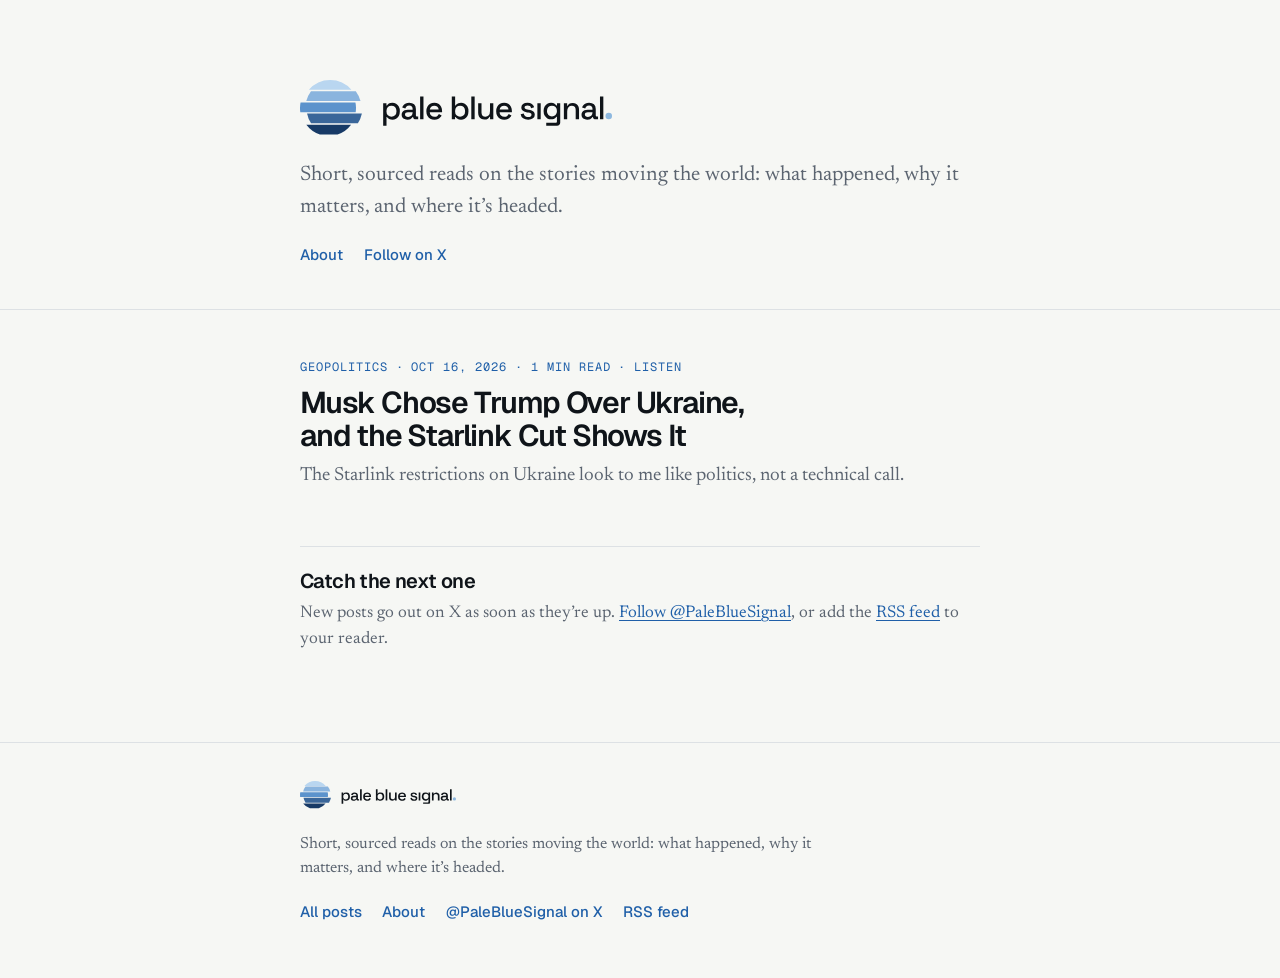
<file: index.html>
<!doctype html>
<html lang="en">
<head>
<meta charset="utf-8">
<meta name="viewport" content="width=device-width, initial-scale=1">
<title>Pale Blue Signal</title>
<meta name="description" content="Short, sourced reads on the stories moving the world: what happened, why it matters, and where it’s headed.">
<link rel="canonical" href="https://www.palebluesignal.com/">
<link rel="icon" href="/favicon.ico" sizes="32x32">
<link rel="icon" href="/assets/favicon-16.png" type="image/png" sizes="16x16">
<link rel="icon" href="/assets/favicon-32.png" type="image/png" sizes="32x32">
<link rel="icon" href="/assets/favicon-48.png" type="image/png" sizes="48x48">
<link rel="icon" href="/assets/favicon.svg" type="image/svg+xml">
<link rel="apple-touch-icon" href="/assets/apple-touch-icon-180.png" sizes="180x180">
<link rel="manifest" href="/site.webmanifest">
<link rel="alternate" type="application/rss+xml" title="Pale Blue Signal" href="https://www.palebluesignal.com/feed.xml">
<meta name="color-scheme" content="light dark">
<meta name="theme-color" content="#F6F7F4" media="(prefers-color-scheme: light)">
<meta name="theme-color" content="#0B0F14" media="(prefers-color-scheme: dark)">
<meta property="og:site_name" content="Pale Blue Signal">
<meta property="og:title" content="Pale Blue Signal">
<meta property="og:description" content="Short, sourced reads on the stories moving the world: what happened, why it matters, and where it’s headed.">
<meta property="og:url" content="https://www.palebluesignal.com/">
<meta property="og:type" content="website">
<meta property="og:image" content="https://www.palebluesignal.com/assets/og-default-1200x630.png">
<meta property="og:image:width" content="1200">
<meta property="og:image:height" content="630">
<meta property="og:image:alt" content="The Pale Blue Signal logo: a blue sphere cut into five shifted bands, beside the words pale blue signal.">
<meta name="twitter:image" content="https://www.palebluesignal.com/assets/og-default-1200x630.png">
<meta name="twitter:image:alt" content="The Pale Blue Signal logo: a blue sphere cut into five shifted bands, beside the words pale blue signal.">
<meta name="twitter:card" content="summary_large_image">
<meta name="twitter:site" content="@PaleBlueSignal">
<link rel="preconnect" href="https://fonts.googleapis.com">
<link rel="preconnect" href="https://fonts.gstatic.com" crossorigin>
<link rel="stylesheet" href="https://fonts.googleapis.com/css2?family=Geist:wght@500;600&family=Geist+Mono:wght@400;500&family=Newsreader:ital,opsz,wght@0,6..72,400;0,6..72,500;1,6..72,400;1,6..72,500&display=swap">
<link rel="stylesheet" href="/assets/site.css?v=ba4021fbe9">
<script type="application/ld+json">{"@context": "https://schema.org", "@type": "WebSite", "name": "Pale Blue Signal", "url": "https://www.palebluesignal.com/", "publisher": {"@type": "Organization", "name": "Pale Blue Signal", "url": "https://www.palebluesignal.com/", "logo": {"@type": "ImageObject", "url": "https://www.palebluesignal.com/assets/icon-512.png", "width": 512, "height": 512}}}</script>
<script src="/assets/site.js?v=ba4021fbe9" defer></script>
</head>
<body class="home-page">
<a class="skip" href="#main">Skip to content</a>
<header class="masthead">
  <div class="wrap">
    <h1 class="masthead-name"><span class="vh">Pale Blue Signal</span><span class="logo logo-lg"><span class="lockup"><img class="on-light" src="/assets/lockup-on-light.svg" alt="" width="961" height="172"><img class="on-dark" src="/assets/lockup-on-dark.svg" alt="" width="961" height="172"></span><img class="mark" src="/assets/mark.svg" alt="" width="172" height="172"></span></h1>
    <p class="tagline">Short, sourced reads on the stories moving the world: what happened, why it matters, and where it’s headed.</p>
    <nav class="nav masthead-nav" aria-label="Site">
      <a href="/about/">About</a>
<a href="https://x.com/PaleBlueSignal" rel="me noopener">Follow on X</a>    </nav>
  </div>
</header>
<main id="main">
<section class="list wrap" aria-label="Posts">
  <ol class="entries">
    <li class="entry">
      <article>
        <p class="meta"><span class="mi"><span class="m">Geopolitics</span></span> <span class="mi"><span class="sep" aria-hidden="true">·&nbsp;</span><time class="m" datetime="2026-10-16T07:26:11Z">Oct 16, 2026</time></span> <span class="mi"><span class="sep" aria-hidden="true">·&nbsp;</span><span class="m">1 min read</span></span> <span class="mi"><span class="sep" aria-hidden="true">·&nbsp;</span><span class="m">Listen</span></span></p>
        <h2 class="e-title"><a href="/posts/musk-chose-trump-over-ukraine-and-the-starlink-cut-shows-it/">Musk Chose Trump Over Ukraine, and the Starlink Cut Shows It</a></h2>
<p class="e-dek">The Starlink restrictions on Ukraine look to me like politics, not a technical call.</p>      </article>
    </li>
  </ol>
</section>
<section class="follow wrap" aria-labelledby="follow-h">
  <h2 id="follow-h">Catch the next one</h2>
  <p>New posts go out on X as soon as they’re up. <a href="https://x.com/PaleBlueSignal" rel="me noopener">Follow @PaleBlueSignal</a>, or add the <a href="/feed.xml">RSS feed</a> to your reader.</p>
</section>
</main>
<footer class="foot">
  <div class="wrap">
    <a class="brand" href="/" aria-label="Pale Blue Signal, home"><span class="logo logo-sm"><span class="lockup"><img class="on-light" src="/assets/lockup-on-light.svg" alt="" width="961" height="172"><img class="on-dark" src="/assets/lockup-on-dark.svg" alt="" width="961" height="172"></span><img class="mark" src="/assets/mark.svg" alt="" width="172" height="172"></span></a>
    <p class="foot-tag">Short, sourced reads on the stories moving the world: what happened, why it matters, and where it’s headed.</p>
    <ul class="foot-links">
      <li><a href="/">All posts</a></li>
      <li><a href="/about/">About</a></li>
<li><a href="https://x.com/PaleBlueSignal" rel="me noopener">@PaleBlueSignal on X</a></li>      <li><a href="/feed.xml">RSS feed</a></li>
    </ul>
  </div>
</footer>
</body>
</html>
</file>
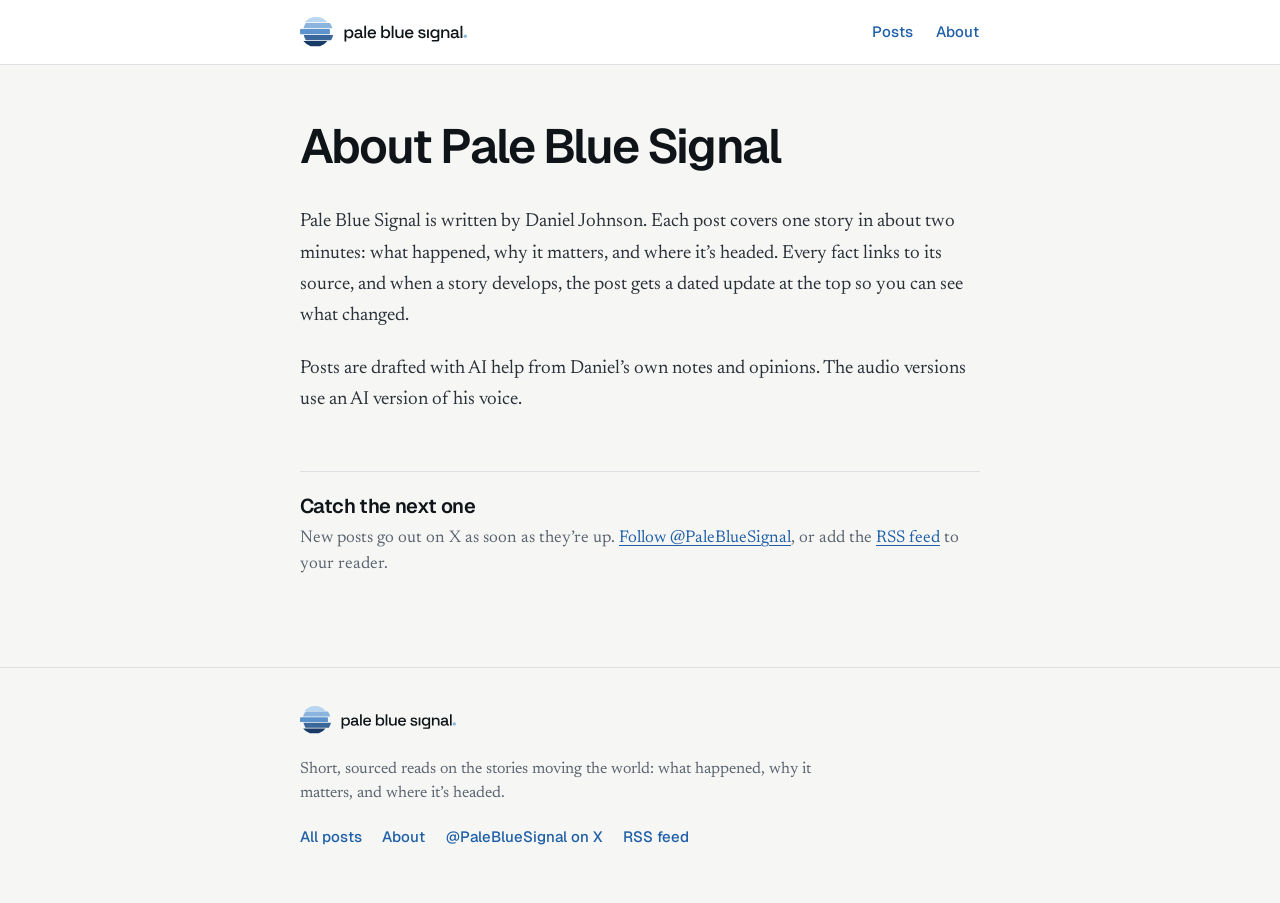
<file: about/index.html>
<!doctype html>
<html lang="en">
<head>
<meta charset="utf-8">
<meta name="viewport" content="width=device-width, initial-scale=1">
<title>About | Pale Blue Signal</title>
<meta name="description" content="Short, sourced reads on the stories moving the world: what happened, why it matters, and where it’s headed.">
<link rel="canonical" href="https://www.palebluesignal.com/about/">
<link rel="icon" href="/favicon.ico" sizes="32x32">
<link rel="icon" href="/assets/favicon-16.png" type="image/png" sizes="16x16">
<link rel="icon" href="/assets/favicon-32.png" type="image/png" sizes="32x32">
<link rel="icon" href="/assets/favicon-48.png" type="image/png" sizes="48x48">
<link rel="icon" href="/assets/favicon.svg" type="image/svg+xml">
<link rel="apple-touch-icon" href="/assets/apple-touch-icon-180.png" sizes="180x180">
<link rel="manifest" href="/site.webmanifest">
<link rel="alternate" type="application/rss+xml" title="Pale Blue Signal" href="https://www.palebluesignal.com/feed.xml">
<meta name="color-scheme" content="light dark">
<meta name="theme-color" content="#FFFFFF" media="(prefers-color-scheme: light)">
<meta name="theme-color" content="#121821" media="(prefers-color-scheme: dark)">
<meta property="og:site_name" content="Pale Blue Signal">
<meta property="og:title" content="About Pale Blue Signal">
<meta property="og:description" content="Short, sourced reads on the stories moving the world: what happened, why it matters, and where it’s headed.">
<meta property="og:url" content="https://www.palebluesignal.com/about/">
<meta property="og:type" content="website">
<meta property="og:image" content="https://www.palebluesignal.com/assets/og-default-1200x630.png">
<meta property="og:image:width" content="1200">
<meta property="og:image:height" content="630">
<meta property="og:image:alt" content="The Pale Blue Signal logo: a blue sphere cut into five shifted bands, beside the words pale blue signal.">
<meta name="twitter:image" content="https://www.palebluesignal.com/assets/og-default-1200x630.png">
<meta name="twitter:image:alt" content="The Pale Blue Signal logo: a blue sphere cut into five shifted bands, beside the words pale blue signal.">
<meta name="twitter:card" content="summary_large_image">
<meta name="twitter:site" content="@PaleBlueSignal">
<link rel="preconnect" href="https://fonts.googleapis.com">
<link rel="preconnect" href="https://fonts.gstatic.com" crossorigin>
<link rel="stylesheet" href="https://fonts.googleapis.com/css2?family=Geist:wght@500;600&family=Geist+Mono:wght@400;500&family=Newsreader:ital,opsz,wght@0,6..72,400;0,6..72,500;1,6..72,400;1,6..72,500&display=swap">
<link rel="stylesheet" href="/assets/site.css?v=ba4021fbe9">
<script src="/assets/site.js?v=ba4021fbe9" defer></script>
</head>
<body class="about-page">
<a class="skip" href="#main">Skip to content</a>
<header class="bar">
  <div class="wrap bar-in">
    <a class="brand" href="/" aria-label="Pale Blue Signal, home"><span class="logo"><span class="lockup"><img class="on-light" src="/assets/lockup-on-light.svg" alt="" width="961" height="172"><img class="on-dark" src="/assets/lockup-on-dark.svg" alt="" width="961" height="172"></span><img class="mark" src="/assets/mark.svg" alt="" width="172" height="172"></span></a>
    <nav class="nav" aria-label="Site"><a href="/">Posts</a><a href="/about/">About</a></nav>
  </div>
</header>
<main id="main">
<article class="page wrap">
  <h1>About Pale Blue Signal</h1>
  <p>Pale Blue Signal is written by Daniel Johnson. Each post covers one story in about two minutes: what happened, why it matters, and where it’s headed. Every fact links to its source, and when a story develops, the post gets a dated update at the top so you can see what changed.</p>
  <p>Posts are drafted with AI help from Daniel’s own notes and opinions. The audio versions use an AI version of his voice.</p>
</article>
<section class="follow wrap" aria-labelledby="follow-h">
  <h2 id="follow-h">Catch the next one</h2>
  <p>New posts go out on X as soon as they’re up. <a href="https://x.com/PaleBlueSignal" rel="me noopener">Follow @PaleBlueSignal</a>, or add the <a href="/feed.xml">RSS feed</a> to your reader.</p>
</section>
</main>
<footer class="foot">
  <div class="wrap">
    <a class="brand" href="/" aria-label="Pale Blue Signal, home"><span class="logo logo-sm"><span class="lockup"><img class="on-light" src="/assets/lockup-on-light.svg" alt="" width="961" height="172"><img class="on-dark" src="/assets/lockup-on-dark.svg" alt="" width="961" height="172"></span><img class="mark" src="/assets/mark.svg" alt="" width="172" height="172"></span></a>
    <p class="foot-tag">Short, sourced reads on the stories moving the world: what happened, why it matters, and where it’s headed.</p>
    <ul class="foot-links">
      <li><a href="/">All posts</a></li>
      <li><a href="/about/">About</a></li>
<li><a href="https://x.com/PaleBlueSignal" rel="me noopener">@PaleBlueSignal on X</a></li>      <li><a href="/feed.xml">RSS feed</a></li>
    </ul>
  </div>
</footer>
</body>
</html>
</file>
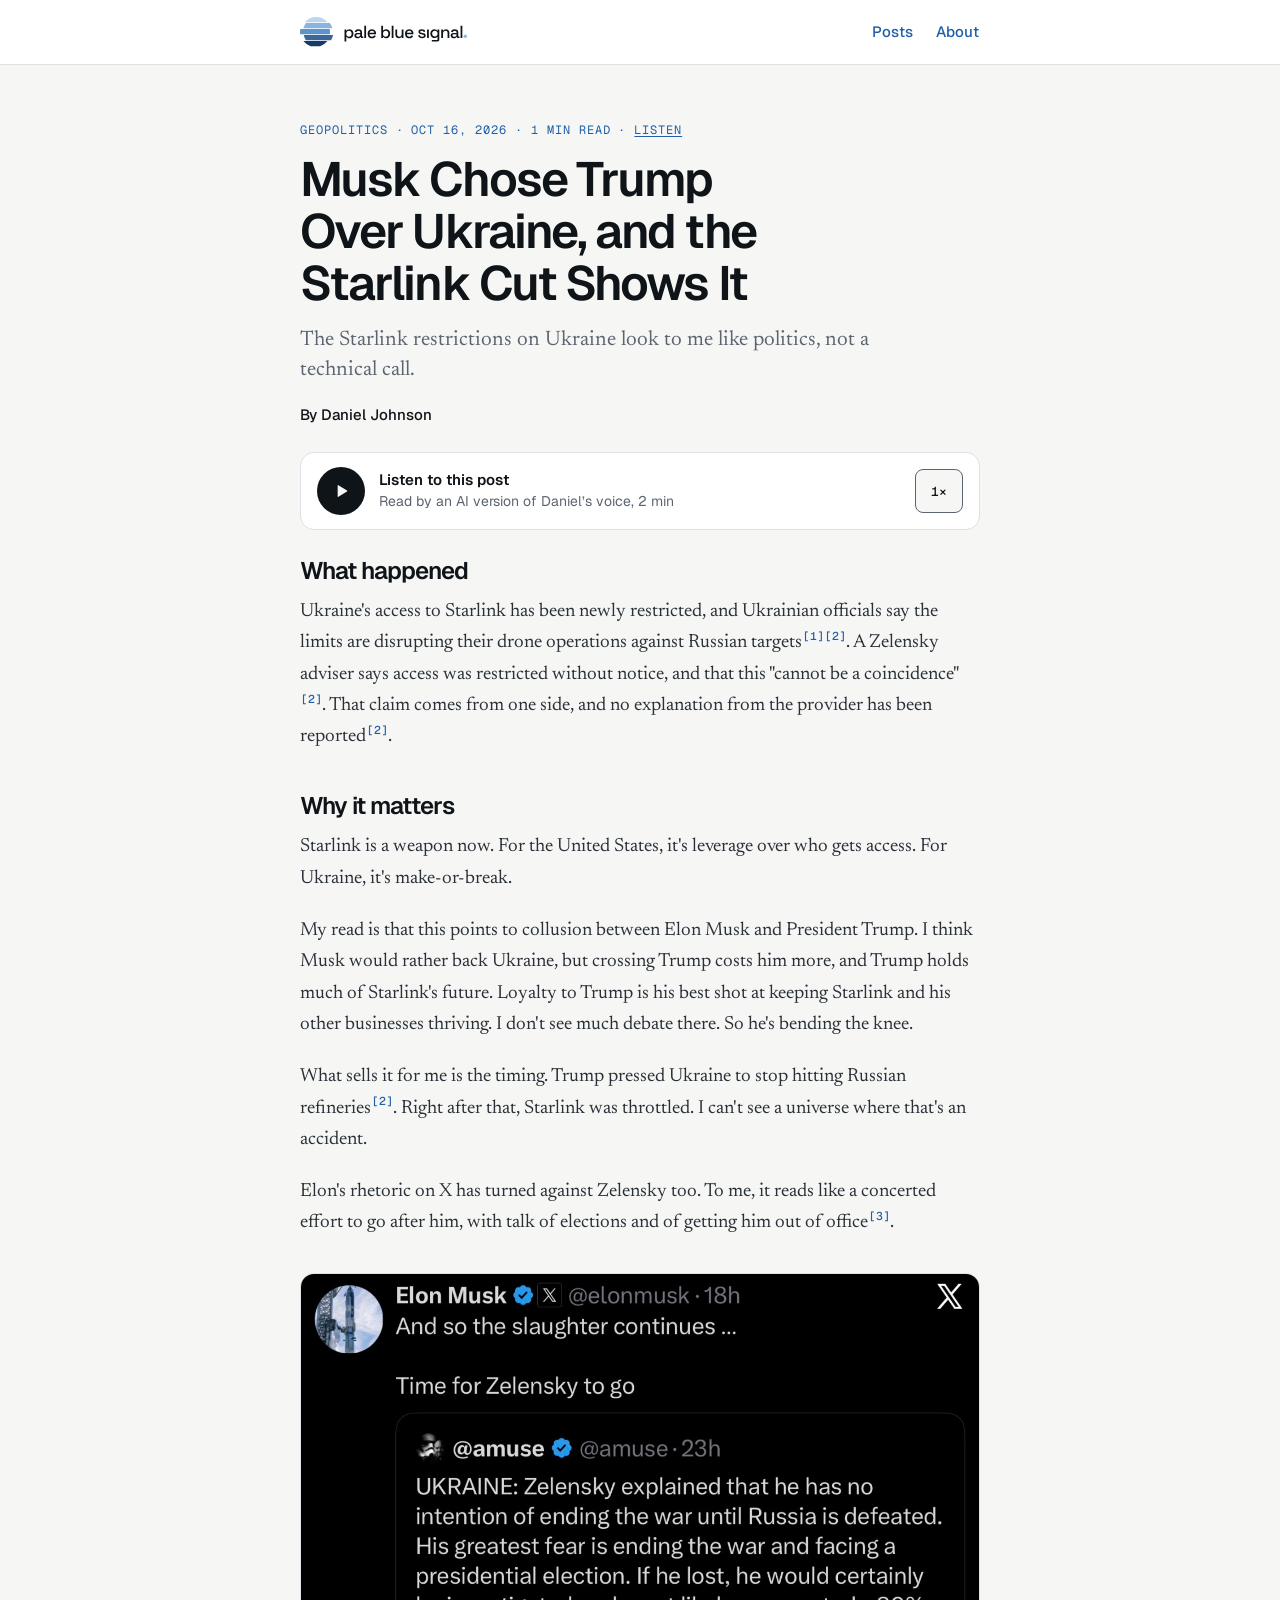
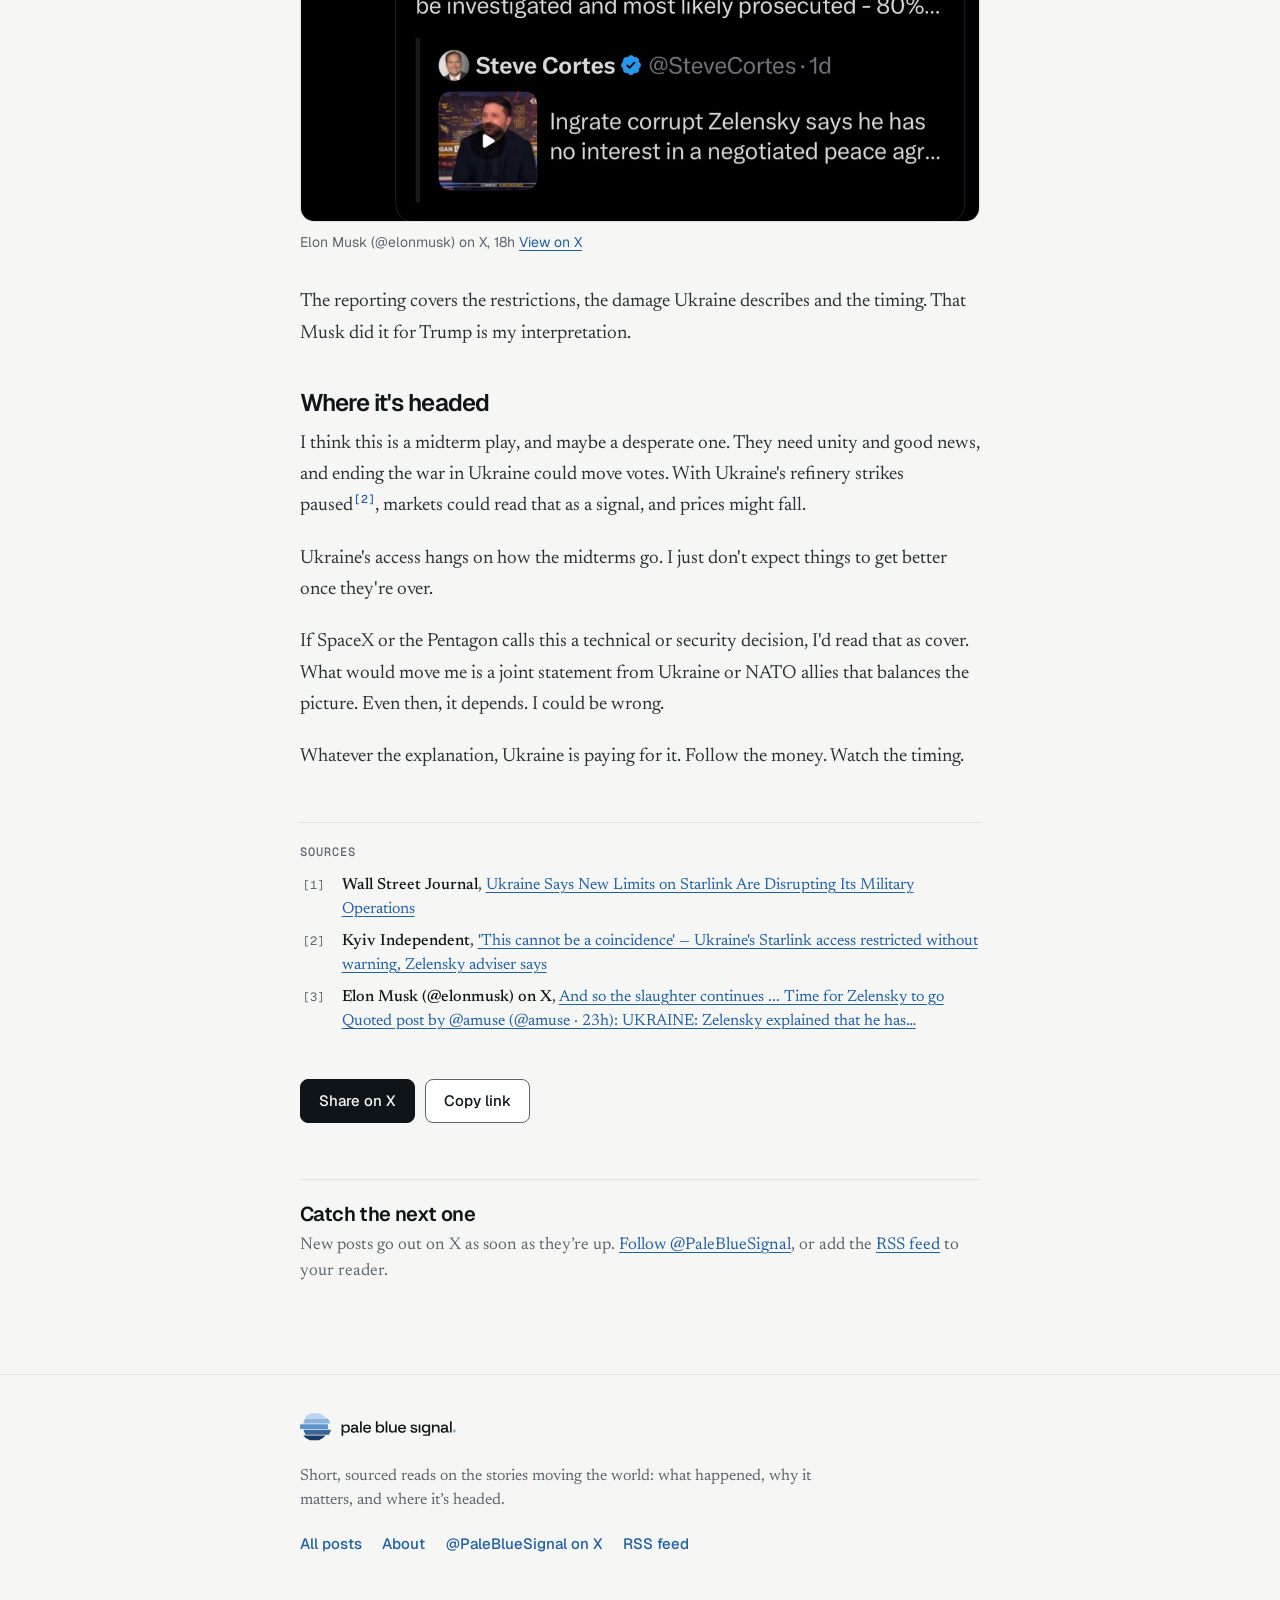
<file: posts/musk-chose-trump-over-ukraine-and-the-starlink-cut-shows-it/index.html>
<!doctype html>
<html lang="en">
<head>
<meta charset="utf-8">
<meta name="viewport" content="width=device-width, initial-scale=1">
<title>Musk Chose Trump Over Ukraine, and the Starlink Cut Shows It | Pale Blue Signal</title>
<meta name="description" content="The Starlink restrictions on Ukraine look to me like politics, not a technical call.">
<link rel="canonical" href="https://www.palebluesignal.com/posts/musk-chose-trump-over-ukraine-and-the-starlink-cut-shows-it/">
<link rel="icon" href="/favicon.ico" sizes="32x32">
<link rel="icon" href="/assets/favicon-16.png" type="image/png" sizes="16x16">
<link rel="icon" href="/assets/favicon-32.png" type="image/png" sizes="32x32">
<link rel="icon" href="/assets/favicon-48.png" type="image/png" sizes="48x48">
<link rel="icon" href="/assets/favicon.svg" type="image/svg+xml">
<link rel="apple-touch-icon" href="/assets/apple-touch-icon-180.png" sizes="180x180">
<link rel="manifest" href="/site.webmanifest">
<link rel="alternate" type="application/rss+xml" title="Pale Blue Signal" href="https://www.palebluesignal.com/feed.xml">
<meta name="color-scheme" content="light dark">
<meta name="theme-color" content="#FFFFFF" media="(prefers-color-scheme: light)">
<meta name="theme-color" content="#121821" media="(prefers-color-scheme: dark)">
<meta property="og:site_name" content="Pale Blue Signal">
<meta property="og:title" content="Musk Chose Trump Over Ukraine, and the Starlink Cut Shows It">
<meta property="og:description" content="The Starlink restrictions on Ukraine look to me like politics, not a technical call.">
<meta property="og:url" content="https://www.palebluesignal.com/posts/musk-chose-trump-over-ukraine-and-the-starlink-cut-shows-it/">
<meta property="og:type" content="article">
<meta property="og:image" content="https://www.palebluesignal.com/media/67b881753aba2c538ec1.jpg">
<meta property="og:image:width" content="1200">
<meta property="og:image:height" content="968">
<meta property="og:image:alt" content="A post by Elon Musk on X saying &#39;And so the slaughter continues ... Time for Zelensky to go&#39;, quoting a post by @amuse about Zelensky and the war, which itself quotes a Steve Cortes post with a video thumbnail.">
<meta name="twitter:image" content="https://www.palebluesignal.com/media/67b881753aba2c538ec1.jpg">
<meta name="twitter:image:alt" content="A post by Elon Musk on X saying &#39;And so the slaughter continues ... Time for Zelensky to go&#39;, quoting a post by @amuse about Zelensky and the war, which itself quotes a Steve Cortes post with a video thumbnail.">
<meta name="twitter:card" content="summary_large_image">
<meta name="twitter:site" content="@PaleBlueSignal">
<link rel="preconnect" href="https://fonts.googleapis.com">
<link rel="preconnect" href="https://fonts.gstatic.com" crossorigin>
<link rel="stylesheet" href="https://fonts.googleapis.com/css2?family=Geist:wght@500;600&family=Geist+Mono:wght@400;500&family=Newsreader:ital,opsz,wght@0,6..72,400;0,6..72,500;1,6..72,400;1,6..72,500&display=swap">
<link rel="stylesheet" href="/assets/site.css?v=ba4021fbe9">
<script type="application/ld+json">{"@context": "https://schema.org", "@type": "NewsArticle", "headline": "Musk Chose Trump Over Ukraine, and the Starlink Cut Shows It", "description": "The Starlink restrictions on Ukraine look to me like politics, not a technical call.", "datePublished": "2026-10-16T07:26:11Z", "dateModified": "2026-10-16T07:26:11Z", "author": {"@type": "Person", "name": "Daniel Johnson"}, "publisher": {"@type": "Organization", "name": "Pale Blue Signal", "url": "https://www.palebluesignal.com/", "logo": {"@type": "ImageObject", "url": "https://www.palebluesignal.com/assets/icon-512.png", "width": 512, "height": 512}}, "mainEntityOfPage": "https://www.palebluesignal.com/posts/musk-chose-trump-over-ukraine-and-the-starlink-cut-shows-it/", "image": ["https://www.palebluesignal.com/media/67b881753aba2c538ec1.jpg"], "articleSection": "Geopolitics"}</script>
<script src="/assets/site.js?v=ba4021fbe9" defer></script>
</head>
<body class="post-page">
<a class="skip" href="#main">Skip to content</a>
<header class="bar">
  <div class="wrap bar-in">
    <a class="brand" href="/" aria-label="Pale Blue Signal, home"><span class="logo"><span class="lockup"><img class="on-light" src="/assets/lockup-on-light.svg" alt="" width="961" height="172"><img class="on-dark" src="/assets/lockup-on-dark.svg" alt="" width="961" height="172"></span><img class="mark" src="/assets/mark.svg" alt="" width="172" height="172"></span></a>
    <nav class="nav" aria-label="Site"><a href="/">Posts</a><a href="/about/">About</a></nav>
  </div>
</header>
<main id="main">
<article class="post wrap" data-slug="musk-chose-trump-over-ukraine-and-the-starlink-cut-shows-it">
  <header class="post-head">
    <p class="meta"><span class="mi"><span class="m">Geopolitics</span></span> <span class="mi"><span class="sep" aria-hidden="true">·&nbsp;</span><time class="m" datetime="2026-10-16T07:26:11Z">Oct 16, 2026</time></span> <span class="mi"><span class="sep" aria-hidden="true">·&nbsp;</span><span class="m">1 min read</span></span> <span class="mi"><span class="sep" aria-hidden="true">·&nbsp;</span><a class="m" href="#listen">Listen</a></span></p>
    <h1>Musk Chose Trump Over Ukraine, and the Starlink Cut Shows It</h1>
<p class="dek">The Starlink restrictions on Ukraine look to me like politics, not a technical call.</p>    <p class="byline">By Daniel Johnson</p>
  </header>

  <div class="listen" id="listen" data-mode="file" data-src="/audio/musk-chose-trump-over-ukraine-and-the-starlink-cut-shows-it-405605dcec.mp3" data-seconds="145.0" hidden>
    <button class="l-play" type="button" aria-label="Play">
      <svg class="i-play" viewBox="0 0 24 24" aria-hidden="true"><path d="M8 5.5v13a.6.6 0 0 0 .9.5l10.3-6.5a.6.6 0 0 0 0-1L8.9 5a.6.6 0 0 0-.9.5z"/></svg>
      <svg class="i-pause" viewBox="0 0 24 24" aria-hidden="true"><rect x="6.5" y="5" width="3.8" height="14" rx="1"/><rect x="13.7" y="5" width="3.8" height="14" rx="1"/></svg>
    </button>
    <span class="l-text">
      <span class="l-title">Listen to this post</span>
      <span class="l-sub">Read by an AI version of Daniel’s voice, 2 min</span>
    </span>
    <button class="l-speed" type="button" aria-label="Reading speed, 1 times">1×</button>
    <span class="l-bar" aria-hidden="true"><span></span></span>
  </div>
<noscript><audio class="plain-audio" controls preload="none" src="/audio/musk-chose-trump-over-ukraine-and-the-starlink-cut-shows-it-405605dcec.mp3"></audio></noscript>

  <div class="post-body">
<h2>What happened</h2><p>Ukraine&#x27;s access to Starlink has been newly restricted, and Ukrainian officials say the limits are disrupting their drone operations against Russian targets<sup class="cite"><a href="https://www.wsj.com/world/europe/ukraine-says-new-starlink-speed-limit-is-disrupting-its-attacks-79225e19?mod=rss_worldnews" title="Wall Street Journal: Ukraine Says New Limits on Starlink Are Disrupting Its Military Operations" rel="noopener">[1]</a></sup><sup class="cite"><a href="https://kyivindependent.com/this-cannot-be-a-coincidence-ukraines-starlink-access-restricted-without-warning-zelensky-adviser-says/" title="Kyiv Independent: &#x27;This cannot be a coincidence&#x27; — Ukraine&#x27;s Starlink access restricted without warning, Zelensky adviser says" rel="noopener">[2]</a></sup>. A Zelensky adviser says access was restricted without notice, and that this &quot;cannot be a coincidence&quot;<sup class="cite"><a href="https://kyivindependent.com/this-cannot-be-a-coincidence-ukraines-starlink-access-restricted-without-warning-zelensky-adviser-says/" title="Kyiv Independent: &#x27;This cannot be a coincidence&#x27; — Ukraine&#x27;s Starlink access restricted without warning, Zelensky adviser says" rel="noopener">[2]</a></sup>. That claim comes from one side, and no explanation from the provider has been reported<sup class="cite"><a href="https://kyivindependent.com/this-cannot-be-a-coincidence-ukraines-starlink-access-restricted-without-warning-zelensky-adviser-says/" title="Kyiv Independent: &#x27;This cannot be a coincidence&#x27; — Ukraine&#x27;s Starlink access restricted without warning, Zelensky adviser says" rel="noopener">[2]</a></sup>.</p><h2>Why it matters</h2><p>Starlink is a weapon now. For the United States, it&#x27;s leverage over who gets access. For Ukraine, it&#x27;s make-or-break.</p><p>My read is that this points to collusion between Elon Musk and President Trump. I think Musk would rather back Ukraine, but crossing Trump costs him more, and Trump holds much of Starlink&#x27;s future. Loyalty to Trump is his best shot at keeping Starlink and his other businesses thriving. I don&#x27;t see much debate there. So he&#x27;s bending the knee.</p><p>What sells it for me is the timing. Trump pressed Ukraine to stop hitting Russian refineries<sup class="cite"><a href="https://kyivindependent.com/this-cannot-be-a-coincidence-ukraines-starlink-access-restricted-without-warning-zelensky-adviser-says/" title="Kyiv Independent: &#x27;This cannot be a coincidence&#x27; — Ukraine&#x27;s Starlink access restricted without warning, Zelensky adviser says" rel="noopener">[2]</a></sup>. Right after that, Starlink was throttled. I can&#x27;t see a universe where that&#x27;s an accident.</p><p>Elon&#x27;s rhetoric on X has turned against Zelensky too. To me, it reads like a concerted effort to go after him, with talk of elections and of getting him out of office<sup class="cite"><a href="https://x.com/elonmusk/status/2110557192650641827?s=46" title="Elon Musk (@elonmusk) on X: And so the slaughter continues ...

Time for Zelensky to go

Quoted post by @amuse (@amuse · 23h):
UKRAINE: Zelensky explained that he has…" rel="noopener">[3]</a></sup>.</p><figure class="shot" data-say="Elon Musk (@elonmusk) posted on X: And so the slaughter continues ... Time for Zelensky to go Quoted post by @amuse (@amuse · 23h): UKRAINE: Zelensky explained that he has no intention of ending the war until Russia is defeated. His greatest fear is ending the war and facing a presidential election. If he lost, he would certainly be investigated and most likely prosecuted - 80%... Quoted post by Steve Cortes (@SteveCortes · 1d): Ingrate corrupt Zelensky says he has no interest in a negotiated peace agr..."><img src="/media/67b881753aba2c538ec1.jpg" alt="A post by Elon Musk on X saying &#x27;And so the slaughter continues ... Time for Zelensky to go&#x27;, quoting a post by @amuse about Zelensky and the war, which itself quotes a Steve Cortes post with a video thumbnail." width="1200" height="968" loading="lazy" decoding="async"><figcaption>Elon Musk (@elonmusk) on X, 18h <a href="https://x.com/elonmusk/status/2110557192650641827?s=46" rel="noopener">View on X</a></figcaption></figure><p>The reporting covers the restrictions, the damage Ukraine describes and the timing. That Musk did it for Trump is my interpretation.</p><h2>Where it&#x27;s headed</h2><p>I think this is a midterm play, and maybe a desperate one. They need unity and good news, and ending the war in Ukraine could move votes. With Ukraine&#x27;s refinery strikes paused<sup class="cite"><a href="https://kyivindependent.com/this-cannot-be-a-coincidence-ukraines-starlink-access-restricted-without-warning-zelensky-adviser-says/" title="Kyiv Independent: &#x27;This cannot be a coincidence&#x27; — Ukraine&#x27;s Starlink access restricted without warning, Zelensky adviser says" rel="noopener">[2]</a></sup>, markets could read that as a signal, and prices might fall.</p><p>Ukraine&#x27;s access hangs on how the midterms go. I just don&#x27;t expect things to get better once they&#x27;re over.</p><p>If SpaceX or the Pentagon calls this a technical or security decision, I&#x27;d read that as cover. What would move me is a joint statement from Ukraine or NATO allies that balances the picture. Even then, it depends. I could be wrong.</p><p>Whatever the explanation, Ukraine is paying for it. Follow the money. Watch the timing.</p>
  </div>

  <section class="sources" aria-labelledby="sources-h">
    <h2 id="sources-h" class="label">Sources</h2>
    <ol>
      <li value="1"><span class="s-outlet">Wall Street Journal</span>, <a href="https://www.wsj.com/world/europe/ukraine-says-new-starlink-speed-limit-is-disrupting-its-attacks-79225e19?mod=rss_worldnews" rel="noopener">Ukraine Says New Limits on Starlink Are Disrupting Its Military Operations</a></li>
      <li value="2"><span class="s-outlet">Kyiv Independent</span>, <a href="https://kyivindependent.com/this-cannot-be-a-coincidence-ukraines-starlink-access-restricted-without-warning-zelensky-adviser-says/" rel="noopener">&#39;This cannot be a coincidence&#39; — Ukraine&#39;s Starlink access restricted without warning, Zelensky adviser says</a></li>
      <li value="3"><span class="s-outlet">Elon Musk (@elonmusk) on X</span>, <a href="https://x.com/elonmusk/status/2110557192650641827?s=46" rel="noopener">And so the slaughter continues ...

Time for Zelensky to go

Quoted post by @amuse (@amuse · 23h):
UKRAINE: Zelensky explained that he has…</a></li>
    </ol>
  </section>

  <div class="share">
    <a class="btn primary" href="https://twitter.com/intent/tweet?text=Musk+Chose+Trump+Over+Ukraine%2C+and+the+Starlink+Cut+Shows+It&amp;url=https%3A%2F%2Fwww.palebluesignal.com%2Fposts%2Fmusk-chose-trump-over-ukraine-and-the-starlink-cut-shows-it%2F&amp;via=PaleBlueSignal" target="_blank" rel="noopener">Share on X</a>
    <button class="btn copy-link" type="button" data-url="https://www.palebluesignal.com/posts/musk-chose-trump-over-ukraine-and-the-starlink-cut-shows-it/">Copy link</button>
  </div>
</article>
<section class="follow wrap" aria-labelledby="follow-h">
  <h2 id="follow-h">Catch the next one</h2>
  <p>New posts go out on X as soon as they’re up. <a href="https://x.com/PaleBlueSignal" rel="me noopener">Follow @PaleBlueSignal</a>, or add the <a href="/feed.xml">RSS feed</a> to your reader.</p>
</section>
</main>
<footer class="foot">
  <div class="wrap">
    <a class="brand" href="/" aria-label="Pale Blue Signal, home"><span class="logo logo-sm"><span class="lockup"><img class="on-light" src="/assets/lockup-on-light.svg" alt="" width="961" height="172"><img class="on-dark" src="/assets/lockup-on-dark.svg" alt="" width="961" height="172"></span><img class="mark" src="/assets/mark.svg" alt="" width="172" height="172"></span></a>
    <p class="foot-tag">Short, sourced reads on the stories moving the world: what happened, why it matters, and where it’s headed.</p>
    <ul class="foot-links">
      <li><a href="/">All posts</a></li>
      <li><a href="/about/">About</a></li>
<li><a href="https://x.com/PaleBlueSignal" rel="me noopener">@PaleBlueSignal on X</a></li>      <li><a href="/feed.xml">RSS feed</a></li>
    </ul>
  </div>
</footer>
</body>
</html>
</file>
<file: assets/site.css>
/* Pale Blue Signal
   Brand kit: pale-blue-signal-brand (BRAND.md, tokens/tokens.css). Ink on paper, generous
   whitespace. Blue appears only in the mark, links, the meta line and the wordmark's period.
   Type: Geist for headlines and UI, Newsreader for reading, Geist Mono for the meta line and
   labels. The logo is the kit's outlined SVG; its typeface lives only inside those files. */

/* ── Tokens, copied from the brand kit's tokens/tokens.css ─────────────── */
:root {
  --pbs-paper: #F6F7F4;
  --pbs-surface: #FFFFFF;
  --pbs-ink: #0F1419;
  --pbs-body: #2A3038;
  --pbs-graphite: #5B6470;
  --pbs-rule: #DDE1E4;
  --pbs-link: #1F5FA8;
  --pbs-dot: #8DB8DF;

  --pbs-font-display: "Geist", ui-sans-serif, system-ui, sans-serif;
  --pbs-font-body: "Newsreader", Georgia, "Times New Roman", serif;
  --pbs-font-mono: "Geist Mono", ui-monospace, "SF Mono", monospace;

  --pbs-text-meta: 12px;
  --pbs-text-ui: 15px;
  --pbs-text-body: 19px;
  --pbs-text-dek: 21px;
  --pbs-text-h3: 24px;
  --pbs-text-h2: 32px;
  --pbs-text-h1: clamp(34px, 5vw, 48px);
  --pbs-text-display: clamp(40px, 7vw, 64px);

  --pbs-tracking-display: -0.04em;
  --pbs-tracking-meta: 0.08em;
  --pbs-leading-body: 1.65;
  --pbs-leading-head: 1.08;

  --pbs-radius-sm: 8px;
  --pbs-radius-md: 14px;
  --pbs-radius-lg: 20px;
  --pbs-measure: 68ch;
  --pbs-page-max: 1200px;
}
@media (prefers-color-scheme: dark) {
  :root:not([data-theme="light"]) {
    --pbs-paper: #0B0F14;
    --pbs-surface: #121821;
    --pbs-ink: #E8EDF2;
    --pbs-body: #C5CDD6;
    --pbs-graphite: #8C96A3;
    --pbs-rule: #232B36;
    --pbs-link: #8DB8DF;
  }
}
:root[data-theme="dark"] {
  --pbs-paper: #0B0F14;
  --pbs-surface: #121821;
  --pbs-ink: #E8EDF2;
  --pbs-body: #C5CDD6;
  --pbs-graphite: #8C96A3;
  --pbs-rule: #232B36;
  --pbs-link: #8DB8DF;
}

/* ── The page ──────────────────────────────────────────────────────────── */
:root { --gutter: 16px; color-scheme: light dark; }
:root[data-theme="light"] { color-scheme: light; }
:root[data-theme="dark"] { color-scheme: dark; }
@media (min-width: 760px) { :root { --gutter: 32px; } }

* { box-sizing: border-box; }
html { -webkit-text-size-adjust: 100%; background: var(--pbs-paper); }
body {
  margin: 0;
  background: var(--pbs-paper);
  color: var(--pbs-body);
  font: 400 var(--pbs-text-body)/var(--pbs-leading-body) var(--pbs-font-body);
  font-optical-sizing: auto;
  -webkit-font-smoothing: antialiased;
  text-rendering: optimizeLegibility;
  overflow-wrap: break-word;
}
a { color: var(--pbs-link); text-decoration-thickness: 1px; text-underline-offset: .18em; }
a:hover { color: var(--pbs-ink); text-decoration-thickness: 2px; }
:focus-visible { outline: 2px solid var(--pbs-link); outline-offset: 3px; border-radius: 4px; }
img { max-width: 100%; }
.vh {
  position: absolute; width: 1px; height: 1px; margin: -1px; padding: 0; border: 0;
  overflow: hidden; clip: rect(0 0 0 0); white-space: nowrap;
}

/* One reading column, about 68 characters of the essay face wide */
.wrap {
  width: 100%;
  max-width: calc(var(--pbs-measure) + 2 * var(--gutter));
  margin-inline: auto;
  padding-inline: var(--gutter);
  font-family: var(--pbs-font-body);
  font-size: var(--pbs-text-body);
}

.skip {
  position: absolute; left: -9999px; top: 10px; z-index: 10;
  padding: 12px 16px; border-radius: var(--pbs-radius-sm);
  background: var(--pbs-ink); color: var(--pbs-paper);
  font: 500 var(--pbs-text-ui)/1 var(--pbs-font-display); text-decoration: none;
}
.skip:focus { left: 12px; }
.skip:hover { color: var(--pbs-paper); }

/* ── The logo: light or dark lockup by theme; the mark alone where the lockup
   would be under its 120px minimum. Clear space: at least one band (a fifth of the mark).
   The logo never shrinks or stretches: it keeps the file's own proportions. */
.brand { display: inline-flex; align-items: center; min-width: 44px; min-height: 44px; padding: 6px 0; text-decoration: none; }
.logo { --logo-h: 30px; display: inline-flex; align-items: center; }
.logo-sm { --logo-h: 28px; }
.logo-lg { --logo-h: clamp(40px, 10vw, 56px); }
.logo .lockup { display: inline-flex; }
.logo img { display: block; width: auto; max-width: none; height: var(--logo-h); }
.logo .on-dark, .logo .mark { display: none; }
@media (prefers-color-scheme: dark) {
  :root:not([data-theme="light"]) .logo .on-light { display: none; }
  :root:not([data-theme="light"]) .logo .on-dark { display: block; }
}
:root[data-theme="dark"] .logo .on-light { display: none; }
:root[data-theme="dark"] .logo .on-dark { display: block; }
@media (max-width: 299px) {
  .logo .lockup { display: none; }
  .logo .mark { display: block; }
}
/* The top bar: the mark alone once the lockup and the links no longer fit side by side */
@media (max-width: 339px) {
  .bar .logo .lockup { display: none; }
  .bar .logo .mark { display: block; }
}

/* ── Top bar on every page but the home page ───────────────────────────── */
.bar { border-bottom: 1px solid var(--pbs-rule); background: var(--pbs-surface); }
.bar-in { display: flex; align-items: center; justify-content: space-between; gap: 8px 20px; padding-block: 10px; }
.bar-in .brand { flex: none; }
.nav { display: flex; flex-wrap: wrap; gap: 0 20px; font: 500 var(--pbs-text-ui)/1.2 var(--pbs-font-display); }
.nav a, .foot-links a {
  display: inline-flex; align-items: center; min-width: 44px; min-height: 44px; padding: 0;
  color: var(--pbs-link); text-decoration: none;
}
.nav a:hover { color: var(--pbs-ink); text-decoration: underline; }

/* ── Home: the lockup and the tagline on the plain page ───────────────── */
.masthead { border-bottom: 1px solid var(--pbs-rule); }
.masthead .wrap { padding-block: clamp(44px, 10vw, 80px) clamp(20px, 4vw, 32px); }
.masthead-name { margin: 0; line-height: 0; }
.tagline {
  max-width: 34em; margin: 24px 0 0;
  color: var(--pbs-graphite);
  font: 400 clamp(19px, 2.4vw, 21px)/1.5 var(--pbs-font-body);
  text-wrap: pretty;
}
.masthead-nav { margin-top: 10px; }

/* ── Home: the list of posts ───────────────────────────────────────────── */
.list { padding-top: clamp(28px, 6vw, 48px); }
.entries { list-style: none; margin: 0; padding: 0; }
.entry { position: relative; padding-block: 26px; border-top: 1px solid var(--pbs-rule); }
.entry:first-child { padding-top: 0; border-top: 0; }
.entry:last-child { padding-bottom: 0; }
.entry .meta { margin-bottom: 10px; }
.e-title {
  margin: 0; color: var(--pbs-ink);
  font: 600 clamp(24px, 3.4vw, 30px)/var(--pbs-leading-head) var(--pbs-font-display);
  letter-spacing: var(--pbs-tracking-display);
  text-wrap: balance;
}
.e-title a { color: inherit; text-decoration: none; }
.e-title a::after { content: ""; position: absolute; inset: 0; }
.entry:hover .e-title a, .e-title a:focus-visible { text-decoration: underline; text-decoration-thickness: 2px; text-underline-offset: .12em; }
.e-dek { margin: 10px 0 0; color: var(--pbs-graphite); font: 400 var(--pbs-text-body)/1.5 var(--pbs-font-body); text-wrap: pretty; }
.empty { margin: 0; color: var(--pbs-graphite); }

/* ── The meta line: TOPIC · DATE · N MIN READ ──────────────────────────── */
.meta {
  margin: 0 0 14px;
  color: var(--pbs-link);
  font: 400 var(--pbs-text-meta)/1.6 var(--pbs-font-mono);
  letter-spacing: var(--pbs-tracking-meta);
  text-transform: uppercase;
}
.meta .mi { white-space: nowrap; }
.meta a { color: inherit; }
.meta a:hover { color: var(--pbs-ink); }

/* ── A post ────────────────────────────────────────────────────────────── */
.post { padding-top: clamp(28px, 6vw, 56px); }
.post h1 {
  margin: 0; color: var(--pbs-ink);
  font: 600 var(--pbs-text-h1)/var(--pbs-leading-head) var(--pbs-font-display);
  letter-spacing: var(--pbs-tracking-display);
  text-wrap: balance;
}
.dek {
  margin: 16px 0 0; color: var(--pbs-graphite);
  font: 400 clamp(19px, 2.6vw, 21px)/1.45 var(--pbs-font-body);
  text-wrap: pretty;
}
.byline { margin: 18px 0 0; color: var(--pbs-ink); font: 500 var(--pbs-text-ui)/1.3 var(--pbs-font-display); }

/* Listen */
.listen {
  display: grid; grid-template-columns: auto 1fr auto; align-items: center; gap: 12px 14px;
  margin: 28px 0 4px; padding: 14px 16px;
  border: 1px solid var(--pbs-rule); border-radius: var(--pbs-radius-md); background: var(--pbs-surface);
}
.listen[hidden] { display: none; }
.l-play {
  width: 48px; height: 48px; border: 0; border-radius: 50%;
  display: grid; place-items: center;
  background: var(--pbs-ink); color: var(--pbs-paper); cursor: pointer;
}
.l-play svg { width: 20px; height: 20px; fill: currentColor; }
.i-pause, .listen.playing .i-play { display: none; }
.listen.playing .i-pause { display: block; }
.l-title { display: block; color: var(--pbs-ink); font: 600 var(--pbs-text-ui)/1.25 var(--pbs-font-display); }
.l-sub { display: block; margin-top: 3px; color: var(--pbs-graphite); font: 400 14px/1.35 var(--pbs-font-display); }
.l-speed {
  min-width: 48px; height: 44px; padding: 0 10px;
  border: 1px solid var(--pbs-graphite); border-radius: var(--pbs-radius-sm);
  background: var(--pbs-paper); color: var(--pbs-ink);
  font: 500 13px/1 var(--pbs-font-mono); font-variant-numeric: tabular-nums; cursor: pointer;
}
.l-speed:hover { border-color: var(--pbs-ink); }
.l-bar { grid-column: 1 / -1; height: 4px; border-radius: 2px; background: var(--pbs-rule); overflow: hidden; cursor: pointer; }
.l-bar > span { display: block; width: 0; height: 100%; background: var(--pbs-ink); transition: width .3s linear; }
.listen:not(.started) .l-bar { display: none; }
.plain-audio { width: 100%; margin-top: 20px; }

/* Updates: a dated log, newest first */
.updates { margin: 30px 0 4px 6px; padding-left: 22px; border-left: 2px solid var(--pbs-rule); }
.update { position: relative; margin: 0 0 20px; }
.update:last-child { margin-bottom: 0; }
.update::before {
  content: ""; position: absolute; left: -31px; top: .3em;
  width: 12px; height: 12px; border-radius: 50%;
  background: var(--pbs-paper); border: 2px solid var(--pbs-ink);
}
.update:first-child::before { background: var(--pbs-ink); }
.u-head { display: flex; flex-wrap: wrap; align-items: baseline; gap: 4px 12px; margin: 0; }
.u-n {
  color: var(--pbs-ink);
  font: 500 var(--pbs-text-meta)/1.6 var(--pbs-font-mono);
  letter-spacing: var(--pbs-tracking-meta); text-transform: uppercase;
}
.u-head time { color: var(--pbs-graphite); font: 400 14px/1.4 var(--pbs-font-display); }
.u-new {
  padding: 1px 8px; border-radius: 999px; background: var(--pbs-ink); color: var(--pbs-paper);
  font: 500 11px/1.7 var(--pbs-font-mono); letter-spacing: .06em; text-transform: uppercase;
}
.u-new[hidden] { display: none; }
.u-text { color: var(--pbs-body); }
.u-text p { margin: .3em 0 0; }

/* The essay */
.post-body { margin-top: 28px; color: var(--pbs-body); }
/* A bare address or a long handle wraps instead of pushing the page sideways on a phone */
.post-body, .u-text, .sources, figcaption, .linkcard a, .dek, .page { overflow-wrap: anywhere; }
.post-body > p { margin: 0 0 1.1em; }
.post-body h2 {
  margin: 1.7em 0 .5em; color: var(--pbs-ink);
  font: 600 var(--pbs-text-h3)/var(--pbs-leading-head) var(--pbs-font-display);
  letter-spacing: var(--pbs-tracking-display);
  text-wrap: balance;
}
.post-body h2:first-child { margin-top: .4em; }
.post-body strong { color: var(--pbs-ink); font-weight: 500; }
.post-body ul { margin: 0 0 1.1em; padding-left: 1.2em; }
.post-body li { margin: .3em 0; }
.post-body > blockquote {
  margin: 1.5em 0; padding: 0 0 0 18px; border-left: 2px solid var(--pbs-ink);
  color: var(--pbs-ink); font-style: italic;
}
.post-body > blockquote p { margin: 0; }
.cite { margin-left: 1px; font: 500 .6em/0 var(--pbs-font-mono); font-variant-numeric: tabular-nums; }
.cite a { text-decoration: none; }
.cite a:hover { text-decoration: underline; }

/* Pictures and post cards */
.post-body figure { margin: 1.8em 0; }
.shot img {
  display: block; width: 100%; height: auto;
  border: 1px solid var(--pbs-rule); border-radius: var(--pbs-radius-md); background: var(--pbs-surface);
}
figcaption { margin-top: 10px; color: var(--pbs-graphite); font: 400 14px/1.45 var(--pbs-font-display); }
figcaption a { white-space: nowrap; }
.xpost .twitter-tweet, .quote blockquote {
  margin: 0; padding: 16px 18px;
  border: 1px solid var(--pbs-rule); border-radius: var(--pbs-radius-md); background: var(--pbs-surface);
  font: 400 17px/1.55 var(--pbs-font-body);
}
.xpost .twitter-tweet p, .quote blockquote p { margin: 0 0 .6em; color: var(--pbs-ink); }
.quote blockquote p:last-child { margin: 0; }
.xpost .twitter-tweet { color: var(--pbs-graphite); font-size: 15px; }
.xpost .twitter-tweet p { font-size: 17px; }
.xpost iframe { max-width: 100% !important; }
.video iframe { display: block; width: 100%; aspect-ratio: 16 / 9; border: 0; border-radius: var(--pbs-radius-md); }
.linkcard a {
  display: block; padding: 14px 16px;
  border: 1px solid var(--pbs-rule); border-radius: var(--pbs-radius-md); background: var(--pbs-surface);
  color: inherit; text-decoration: none;
}
.linkcard a:hover { border-color: var(--pbs-ink); }
.lc-site {
  display: block; color: var(--pbs-graphite);
  font: 400 var(--pbs-text-meta)/1.5 var(--pbs-font-mono); letter-spacing: var(--pbs-tracking-meta); text-transform: uppercase;
}
.lc-title { display: block; margin-top: 6px; color: var(--pbs-ink); font: 600 17px/1.3 var(--pbs-font-display); letter-spacing: -.02em; }
.lc-desc { display: block; margin-top: 6px; color: var(--pbs-graphite); font: 400 16px/1.45 var(--pbs-font-body); }

/* Labels (Sources) */
.label {
  margin: 0 0 12px; color: var(--pbs-graphite);
  font: 500 var(--pbs-text-meta)/1.5 var(--pbs-font-mono);
  letter-spacing: var(--pbs-tracking-meta); text-transform: uppercase;
}
.sources { margin-top: 2.6em; padding-top: 20px; border-top: 1px solid var(--pbs-rule); }
.sources ol { margin: 0; padding-left: 2.4em; color: var(--pbs-body); font: 400 16px/1.5 var(--pbs-font-body); }
.sources li { margin: .5em 0; padding-left: .2em; }
.sources li::marker { content: "[" counter(list-item) "]  "; color: var(--pbs-graphite); font: 400 12px var(--pbs-font-mono); }
.s-outlet { color: var(--pbs-ink); font-weight: 500; }

/* Buttons */
.btn {
  display: inline-flex; align-items: center; justify-content: center;
  min-height: 44px; padding: 0 18px;
  border: 1px solid var(--pbs-graphite); border-radius: var(--pbs-radius-sm);
  background: var(--pbs-surface); color: var(--pbs-ink);
  font: 500 var(--pbs-text-ui)/1 var(--pbs-font-display); text-decoration: none; cursor: pointer;
}
.btn:hover { border-color: var(--pbs-ink); color: var(--pbs-ink); }
.btn.primary { border-color: var(--pbs-ink); background: var(--pbs-ink); color: var(--pbs-paper); }
.btn.primary:hover { color: var(--pbs-paper); }
.share { display: flex; flex-wrap: wrap; gap: 10px; margin: 2.4em 0 0; }

/* Follow along */
.follow { margin-top: clamp(36px, 7vw, 56px); }
.follow h2 {
  margin: 0 0 8px; padding-top: 24px; border-top: 1px solid var(--pbs-rule);
  color: var(--pbs-ink); font: 600 20px/var(--pbs-leading-head) var(--pbs-font-display); letter-spacing: -.03em;
}
.follow p { margin: 0; color: var(--pbs-graphite); font-size: 17px; line-height: 1.55; }
.substack { display: block; width: 100%; max-width: 480px; border: 1px solid var(--pbs-rule); border-radius: var(--pbs-radius-sm); }

/* About and not-found pages */
.page { padding-top: clamp(28px, 6vw, 56px); }
.page h1 {
  margin: 0 0 .7em; color: var(--pbs-ink);
  font: 600 var(--pbs-text-h1)/var(--pbs-leading-head) var(--pbs-font-display);
  letter-spacing: var(--pbs-tracking-display);
  text-wrap: balance;
}
.page p { margin: 0 0 1.1em; }

/* Footer */
.foot { margin-top: clamp(48px, 9vw, 88px); border-top: 1px solid var(--pbs-rule); }
.foot .wrap { padding-block: 30px 44px; }
.foot-tag { max-width: 34em; margin: 12px 0 0; color: var(--pbs-graphite); font: 400 16px/1.5 var(--pbs-font-body); }
.foot-links {
  display: flex; flex-wrap: wrap; gap: 0 20px; margin: 10px 0 0; padding: 0; list-style: none;
  font: 500 var(--pbs-text-ui)/1.2 var(--pbs-font-display);
}
.foot-links a:hover { color: var(--pbs-ink); text-decoration: underline; }

@media (prefers-reduced-motion: reduce) {
  *, *::before, *::after { animation: none !important; transition: none !important; }
}
@media print {
  .bar .nav, .masthead-nav, .listen, .share, .follow, .foot { display: none; }
  html, body { background: #fff; color: #000; }
}
</file>
